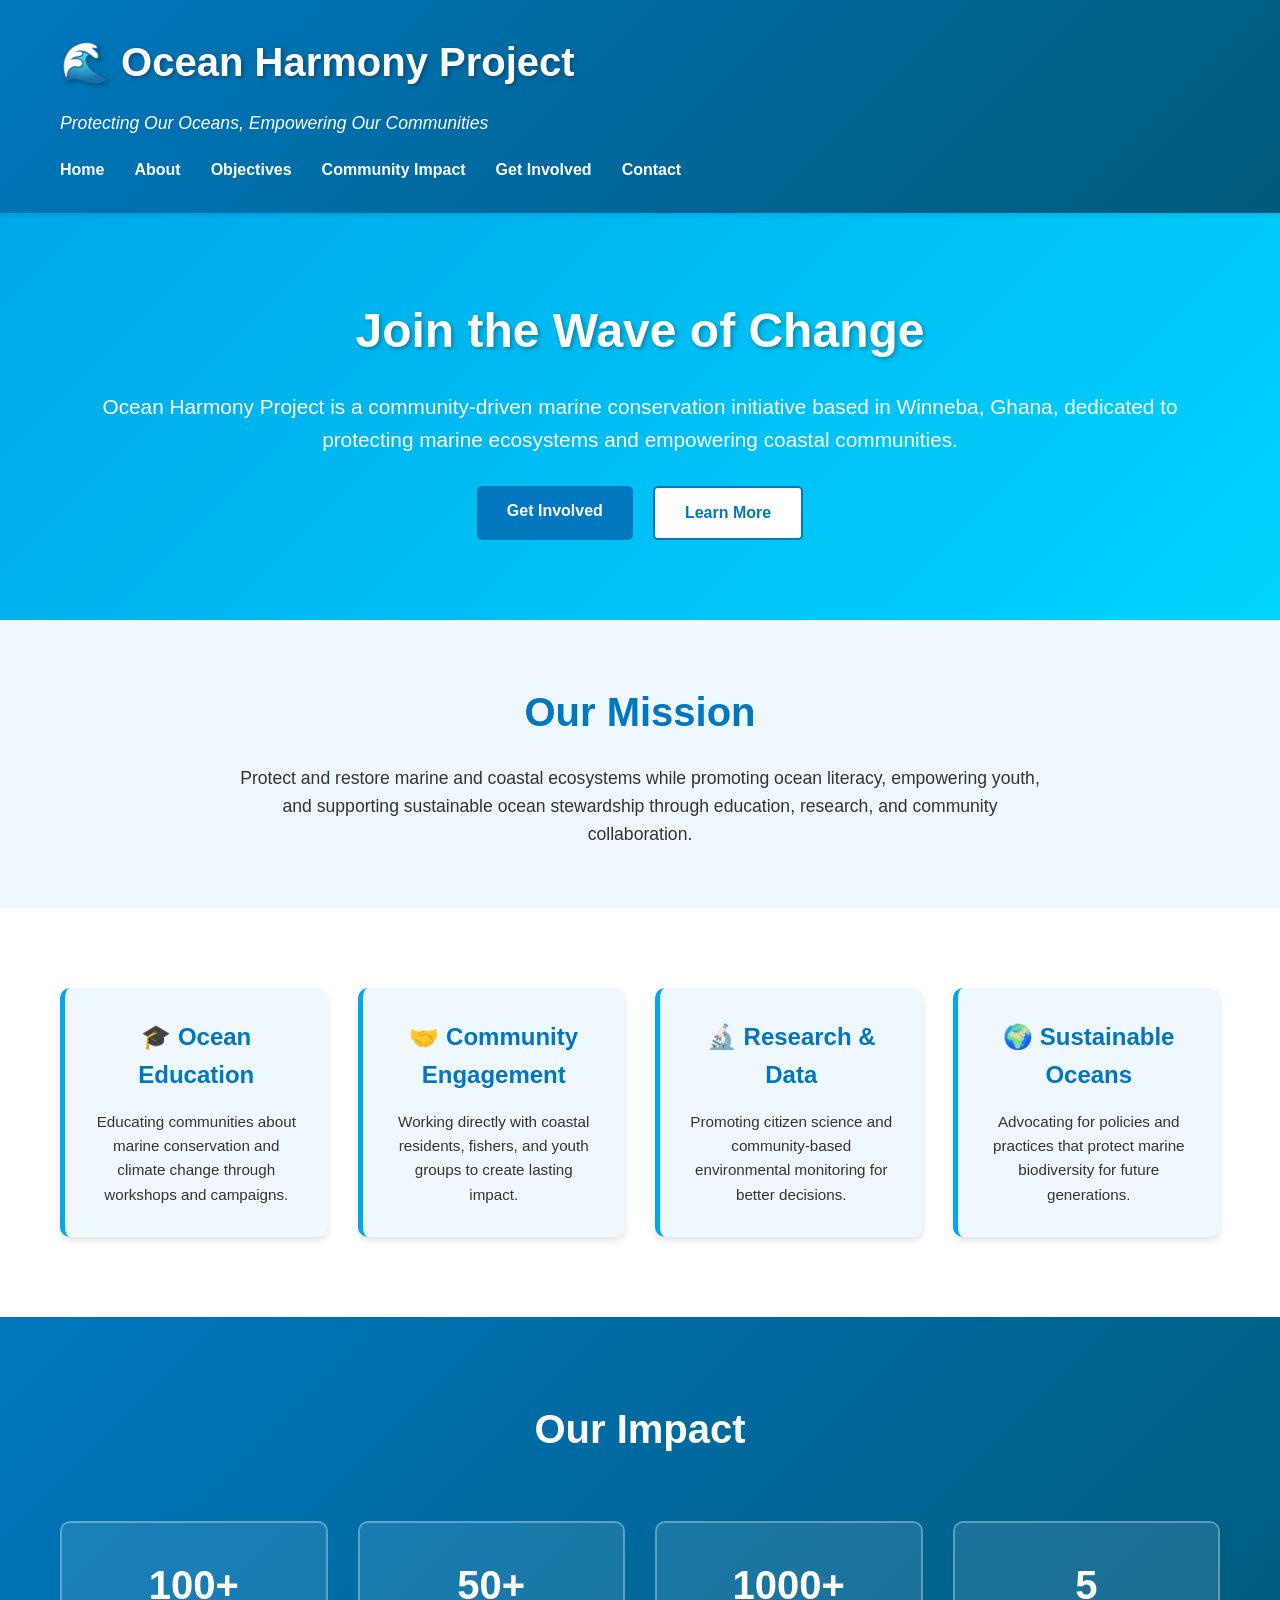
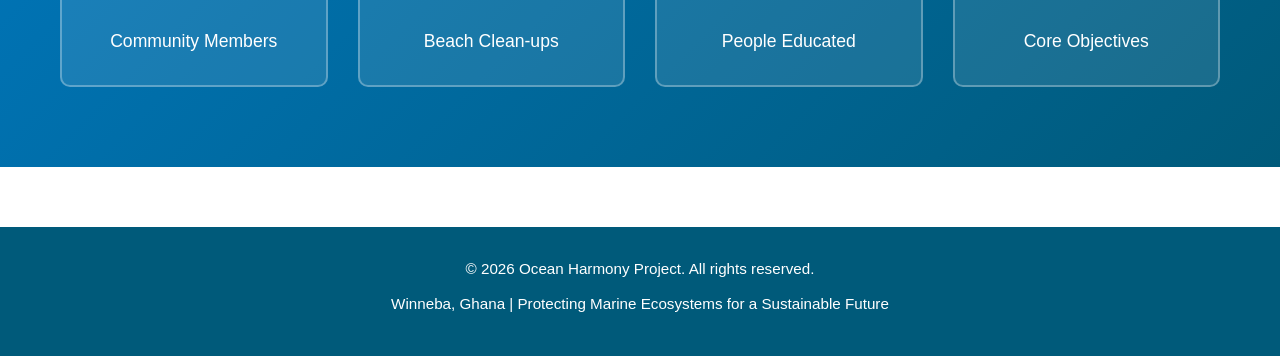
<file: index.html>
<!DOCTYPE html>
<html lang="en">
<head>
    <meta charset="UTF-8">
    <meta name="viewport" content="width=device-width, initial-scale=1.0">
    <link rel="stylesheet" href="styles.css">
    <title>Ocean Harmony Project - Home</title>
</head>
<body>
    <header>
        <div class="container">
            <h1>🌊 Ocean Harmony Project</h1>
            <p class="tagline">Protecting Our Oceans, Empowering Our Communities</p>
            <nav>
                <ul>
                    <li><a href="index.html">Home</a></li>
                    <li><a href="about.html">About</a></li>
                    <li><a href="objectives.html">Objectives</a></li>
                    <li><a href="community.html">Community Impact</a></li>
                    <li><a href="volunteer.html">Get Involved</a></li>
                    <li><a href="contact.html">Contact</a></li>
                </ul>
            </nav>
        </div>
    </header>

    <main>
        <!-- Hero Section -->
        <section class="hero">
            <div class="container">
                <h2>Join the Wave of Change</h2>
                <p>Ocean Harmony Project is a community-driven marine conservation initiative based in Winneba, Ghana, dedicated to protecting marine ecosystems and empowering coastal communities.</p>
                <div class="cta-buttons">
                    <a href="volunteer.html" class="btn btn-primary">Get Involved</a>
                    <a href="about.html" class="btn btn-secondary">Learn More</a>
                </div>
            </div>
        </section>

        <!-- Mission Section -->
        <section class="mission">
            <div class="container">
                <h2>Our Mission</h2>
                <p>Protect and restore marine and coastal ecosystems while promoting ocean literacy, empowering youth, and supporting sustainable ocean stewardship through education, research, and community collaboration.</p>
            </div>
        </section>

        <!-- Featured Sections -->
        <section class="features">
            <div class="container">
                <div class="feature-card">
                    <h3>🎓 Ocean Education</h3>
                    <p>Educating communities about marine conservation and climate change through workshops and campaigns.</p>
                </div>
                <div class="feature-card">
                    <h3>🤝 Community Engagement</h3>
                    <p>Working directly with coastal residents, fishers, and youth groups to create lasting impact.</p>
                </div>
                <div class="feature-card">
                    <h3>🔬 Research & Data</h3>
                    <p>Promoting citizen science and community-based environmental monitoring for better decisions.</p>
                </div>
                <div class="feature-card">
                    <h3>🌍 Sustainable Oceans</h3>
                    <p>Advocating for policies and practices that protect marine biodiversity for future generations.</p>
                </div>
            </div>
        </section>

        <!-- Impact Stats -->
        <section class="impact-stats">
            <div class="container">
                <h2>Our Impact</h2>
                <div class="stats-grid">
                    <div class="stat">
                        <h3>100+</h3>
                        <p>Community Members</p>
                    </div>
                    <div class="stat">
                        <h3>50+</h3>
                        <p>Beach Clean-ups</p>
                    </div>
                    <div class="stat">
                        <h3>1000+</h3>
                        <p>People Educated</p>
                    </div>
                    <div class="stat">
                        <h3>5</h3>
                        <p>Core Objectives</p>
                    </div>
                </div>
            </div>
        </section>
    </main>

    <footer>
        <div class="container">
            <p>&copy; 2026 Ocean Harmony Project. All rights reserved.</p>
            <p>Winneba, Ghana | Protecting Marine Ecosystems for a Sustainable Future</p>
        </div>
    </footer>
</body>
</html>
</file>
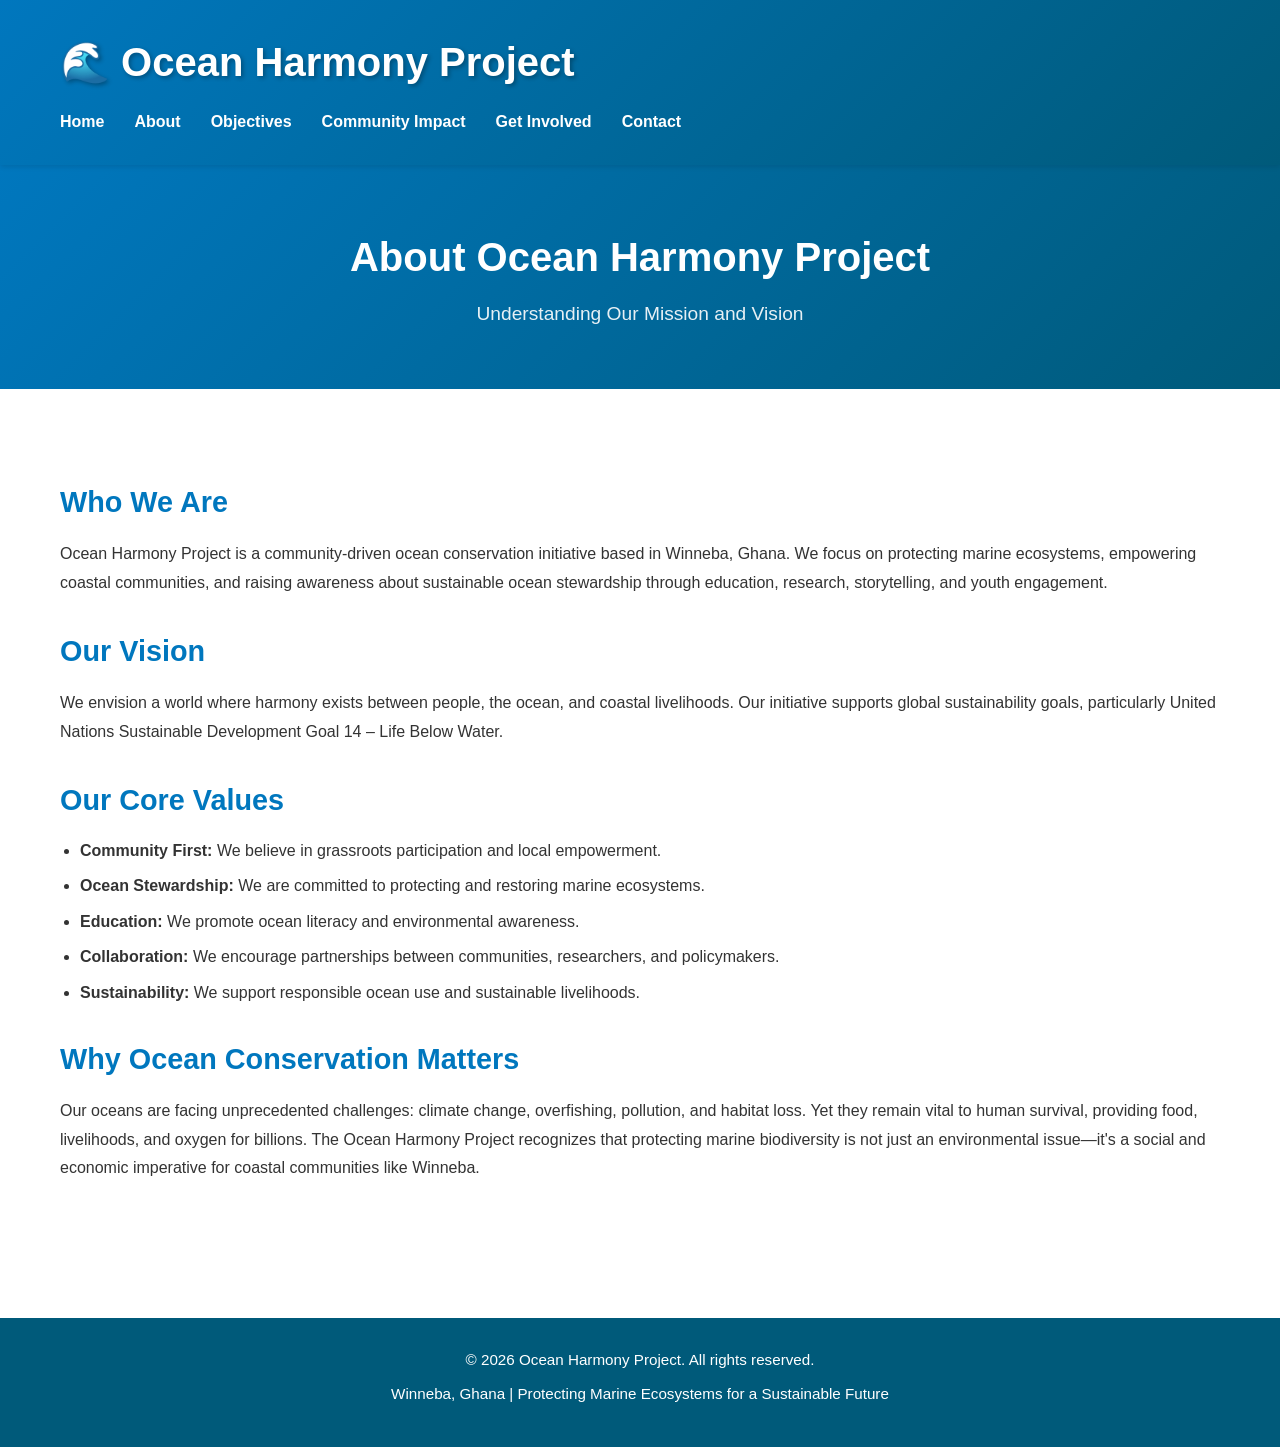
<file: about.html>
<!DOCTYPE html>
<html lang="en">
<head>
    <meta charset="UTF-8">
    <meta name="viewport" content="width=device-width, initial-scale=1.0">
    <link rel="stylesheet" href="styles.css">
    <title>About - Ocean Harmony Project</title>
</head>
<body>
    <header>
        <div class="container">
            <h1>🌊 Ocean Harmony Project</h1>
            <nav>
                <ul>
                    <li><a href="index.html">Home</a></li>
                    <li><a href="about.html">About</a></li>
                    <li><a href="objectives.html">Objectives</a></li>
                    <li><a href="community.html">Community Impact</a></li>
                    <li><a href="volunteer.html">Get Involved</a></li>
                    <li><a href="contact.html">Contact</a></li>
                </ul>
            </nav>
        </div>
    </header>

    <main>
        <section class="page-header">
            <div class="container">
                <h2>About Ocean Harmony Project</h2>
                <p>Understanding Our Mission and Vision</p>
            </div>
        </section>

        <section class="content-section">
            <div class="container">
                <h3>Who We Are</h3>
                <p>Ocean Harmony Project is a community-driven ocean conservation initiative based in Winneba, Ghana. We focus on protecting marine ecosystems, empowering coastal communities, and raising awareness about sustainable ocean stewardship through education, research, storytelling, and youth engagement.</p>

                <h3>Our Vision</h3>
                <p>We envision a world where harmony exists between people, the ocean, and coastal livelihoods. Our initiative supports global sustainability goals, particularly United Nations Sustainable Development Goal 14 – Life Below Water.</p>

                <h3>Our Core Values</h3>
                <ul>
                    <li><strong>Community First:</strong> We believe in grassroots participation and local empowerment.</li>
                    <li><strong>Ocean Stewardship:</strong> We are committed to protecting and restoring marine ecosystems.</li>
                    <li><strong>Education:</strong> We promote ocean literacy and environmental awareness.</li>
                    <li><strong>Collaboration:</strong> We encourage partnerships between communities, researchers, and policymakers.</li>
                    <li><strong>Sustainability:</strong> We support responsible ocean use and sustainable livelihoods.</li>
                </ul>

                <h3>Why Ocean Conservation Matters</h3>
                <p>Our oceans are facing unprecedented challenges: climate change, overfishing, pollution, and habitat loss. Yet they remain vital to human survival, providing food, livelihoods, and oxygen for billions. The Ocean Harmony Project recognizes that protecting marine biodiversity is not just an environmental issue—it's a social and economic imperative for coastal communities like Winneba.</p>
            </div>
        </section>
    </main>

    <footer>
        <div class="container">
            <p>&copy; 2026 Ocean Harmony Project. All rights reserved.</p>
            <p>Winneba, Ghana | Protecting Marine Ecosystems for a Sustainable Future</p>
        </div>
    </footer>
</body>
</html>
</file>
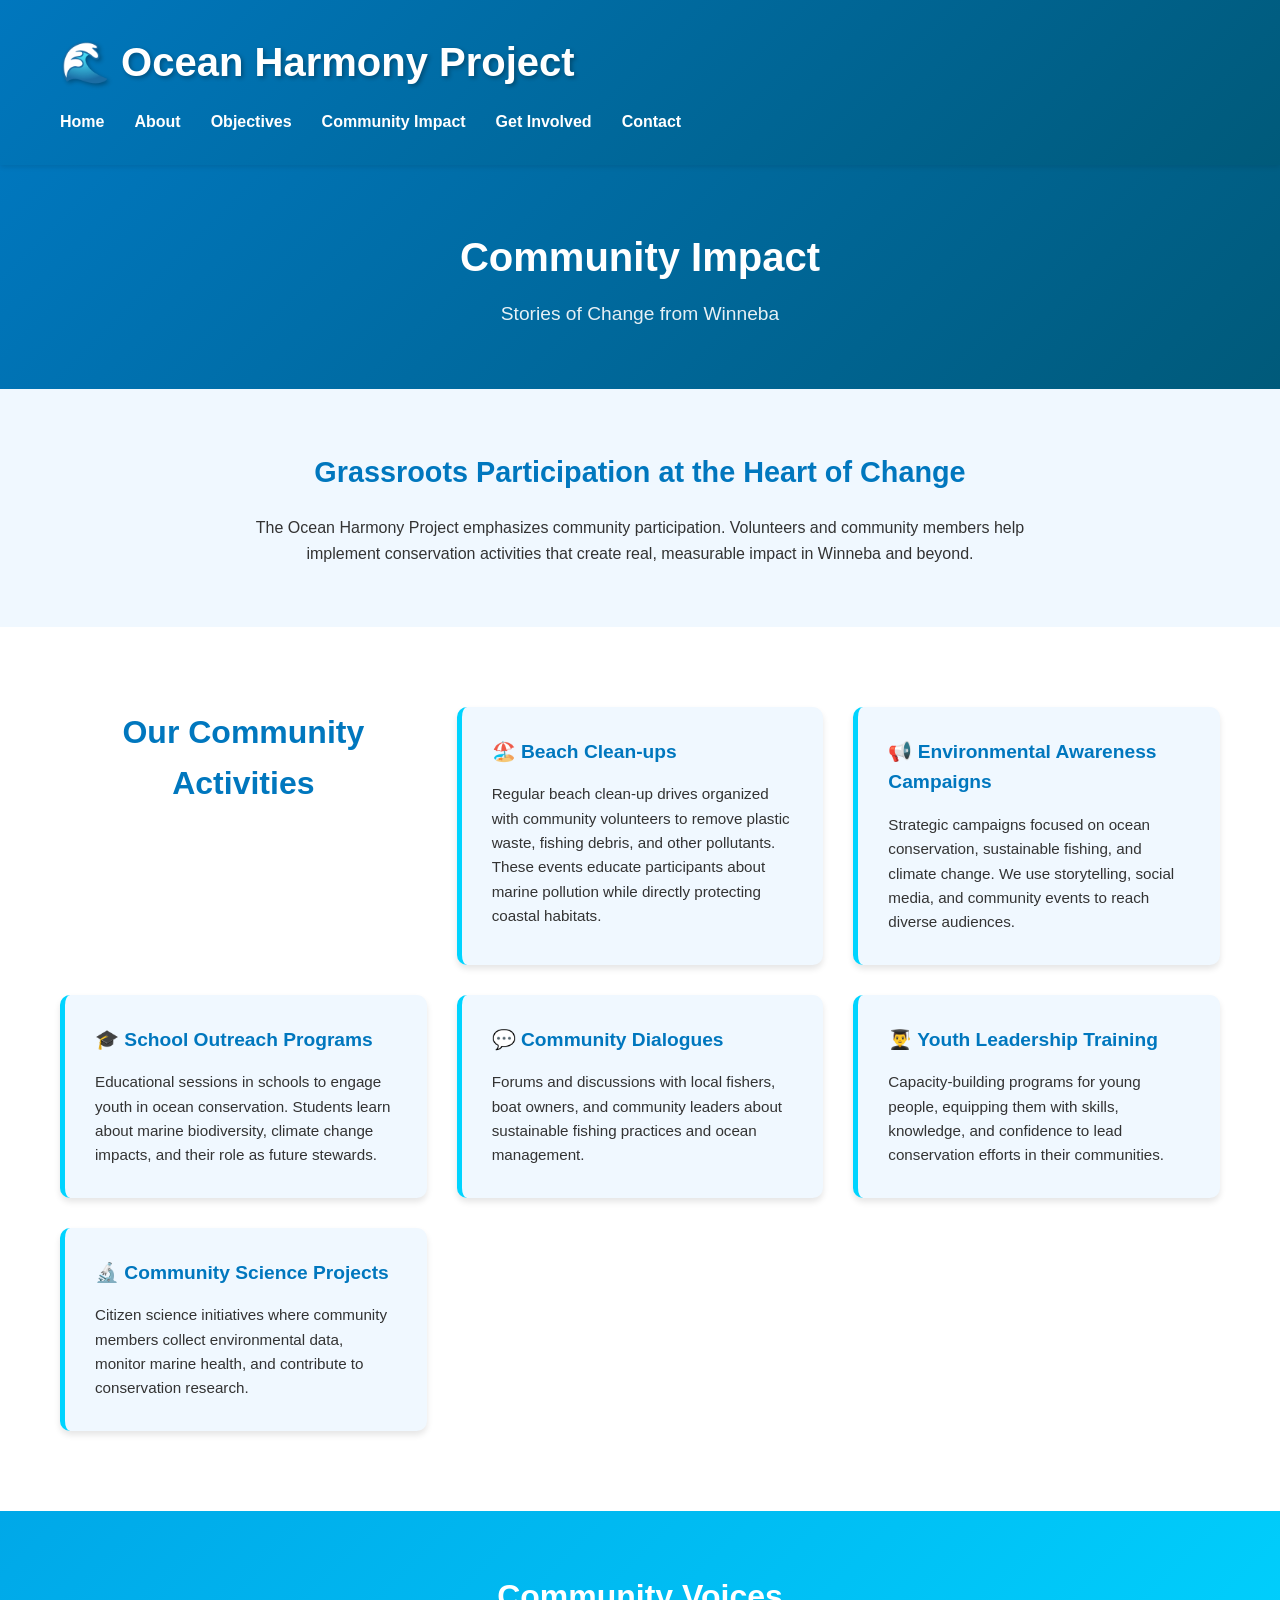
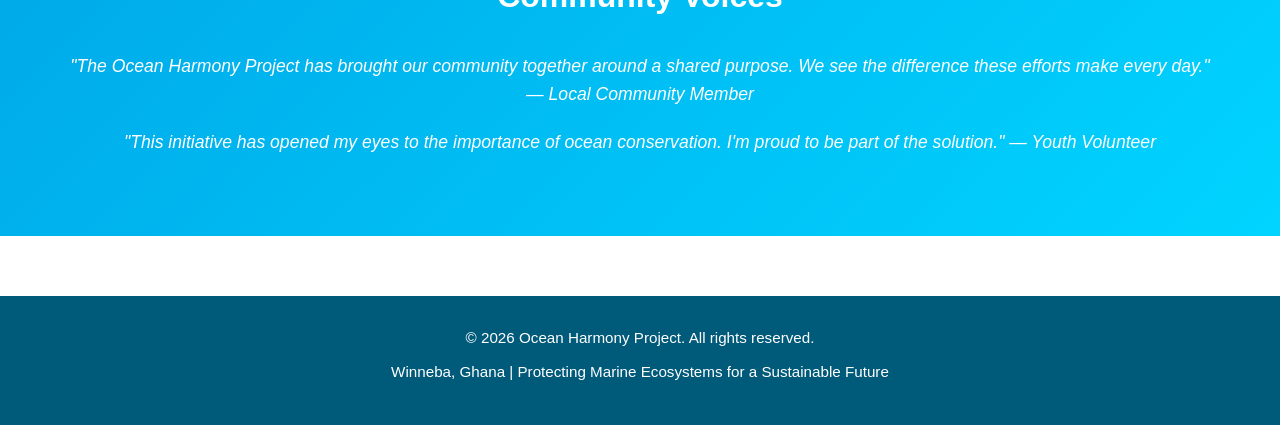
<file: community.html>
<!DOCTYPE html>
<html lang="en">
<head>
    <meta charset="UTF-8">
    <meta name="viewport" content="width=device-width, initial-scale=1.0">
    <link rel="stylesheet" href="styles.css">
    <title>Community Impact - Ocean Harmony Project</title>
</head>
<body>
    <header>
        <div class="container">
            <h1>🌊 Ocean Harmony Project</h1>
            <nav>
                <ul>
                    <li><a href="index.html">Home</a></li>
                    <li><a href="about.html">About</a></li>
                    <li><a href="objectives.html">Objectives</a></li>
                    <li><a href="community.html">Community Impact</a></li>
                    <li><a href="volunteer.html">Get Involved</a></li>
                    <li><a href="contact.html">Contact</a></li>
                </ul>
            </nav>
        </div>
    </header>

    <main>
        <section class="page-header">
            <div class="container">
                <h2>Community Impact</h2>
                <p>Stories of Change from Winneba</p>
            </div>
        </section>

        <section class="impact-overview">
            <div class="container">
                <h3>Grassroots Participation at the Heart of Change</h3>
                <p>The Ocean Harmony Project emphasizes community participation. Volunteers and community members help implement conservation activities that create real, measurable impact in Winneba and beyond.</p>
            </div>
        </section>

        <section class="activities-section">
            <div class="container">
                <h3>Our Community Activities</h3>
                
                <div class="activity-card">
                    <h4>🏖️ Beach Clean-ups</h4>
                    <p>Regular beach clean-up drives organized with community volunteers to remove plastic waste, fishing debris, and other pollutants. These events educate participants about marine pollution while directly protecting coastal habitats.</p>
                </div>

                <div class="activity-card">
                    <h4>📢 Environmental Awareness Campaigns</h4>
                    <p>Strategic campaigns focused on ocean conservation, sustainable fishing, and climate change. We use storytelling, social media, and community events to reach diverse audiences.</p>
                </div>

                <div class="activity-card">
                    <h4>🎓 School Outreach Programs</h4>
                    <p>Educational sessions in schools to engage youth in ocean conservation. Students learn about marine biodiversity, climate change impacts, and their role as future stewards.</p>
                </div>

                <div class="activity-card">
                    <h4>💬 Community Dialogues</h4>
                    <p>Forums and discussions with local fishers, boat owners, and community leaders about sustainable fishing practices and ocean management.</p>
                </div>

                <div class="activity-card">
                    <h4>👨‍🎓 Youth Leadership Training</h4>
                    <p>Capacity-building programs for young people, equipping them with skills, knowledge, and confidence to lead conservation efforts in their communities.</p>
                </div>

                <div class="activity-card">
                    <h4>🔬 Community Science Projects</h4>
                    <p>Citizen science initiatives where community members collect environmental data, monitor marine health, and contribute to conservation research.</p>
                </div>
            </div>
        </section>

        <section class="testimonials">
            <div class="container">
                <h3>Community Voices</h3>
                <p>"The Ocean Harmony Project has brought our community together around a shared purpose. We see the difference these efforts make every day." — Local Community Member</p>
                <p>"This initiative has opened my eyes to the importance of ocean conservation. I'm proud to be part of the solution." — Youth Volunteer</p>
            </div>
        </section>
    </main>

    <footer>
        <div class="container">
            <p>&copy; 2026 Ocean Harmony Project. All rights reserved.</p>
            <p>Winneba, Ghana | Protecting Marine Ecosystems for a Sustainable Future</p>
        </div>
    </footer>
</body>
</html>
</file>
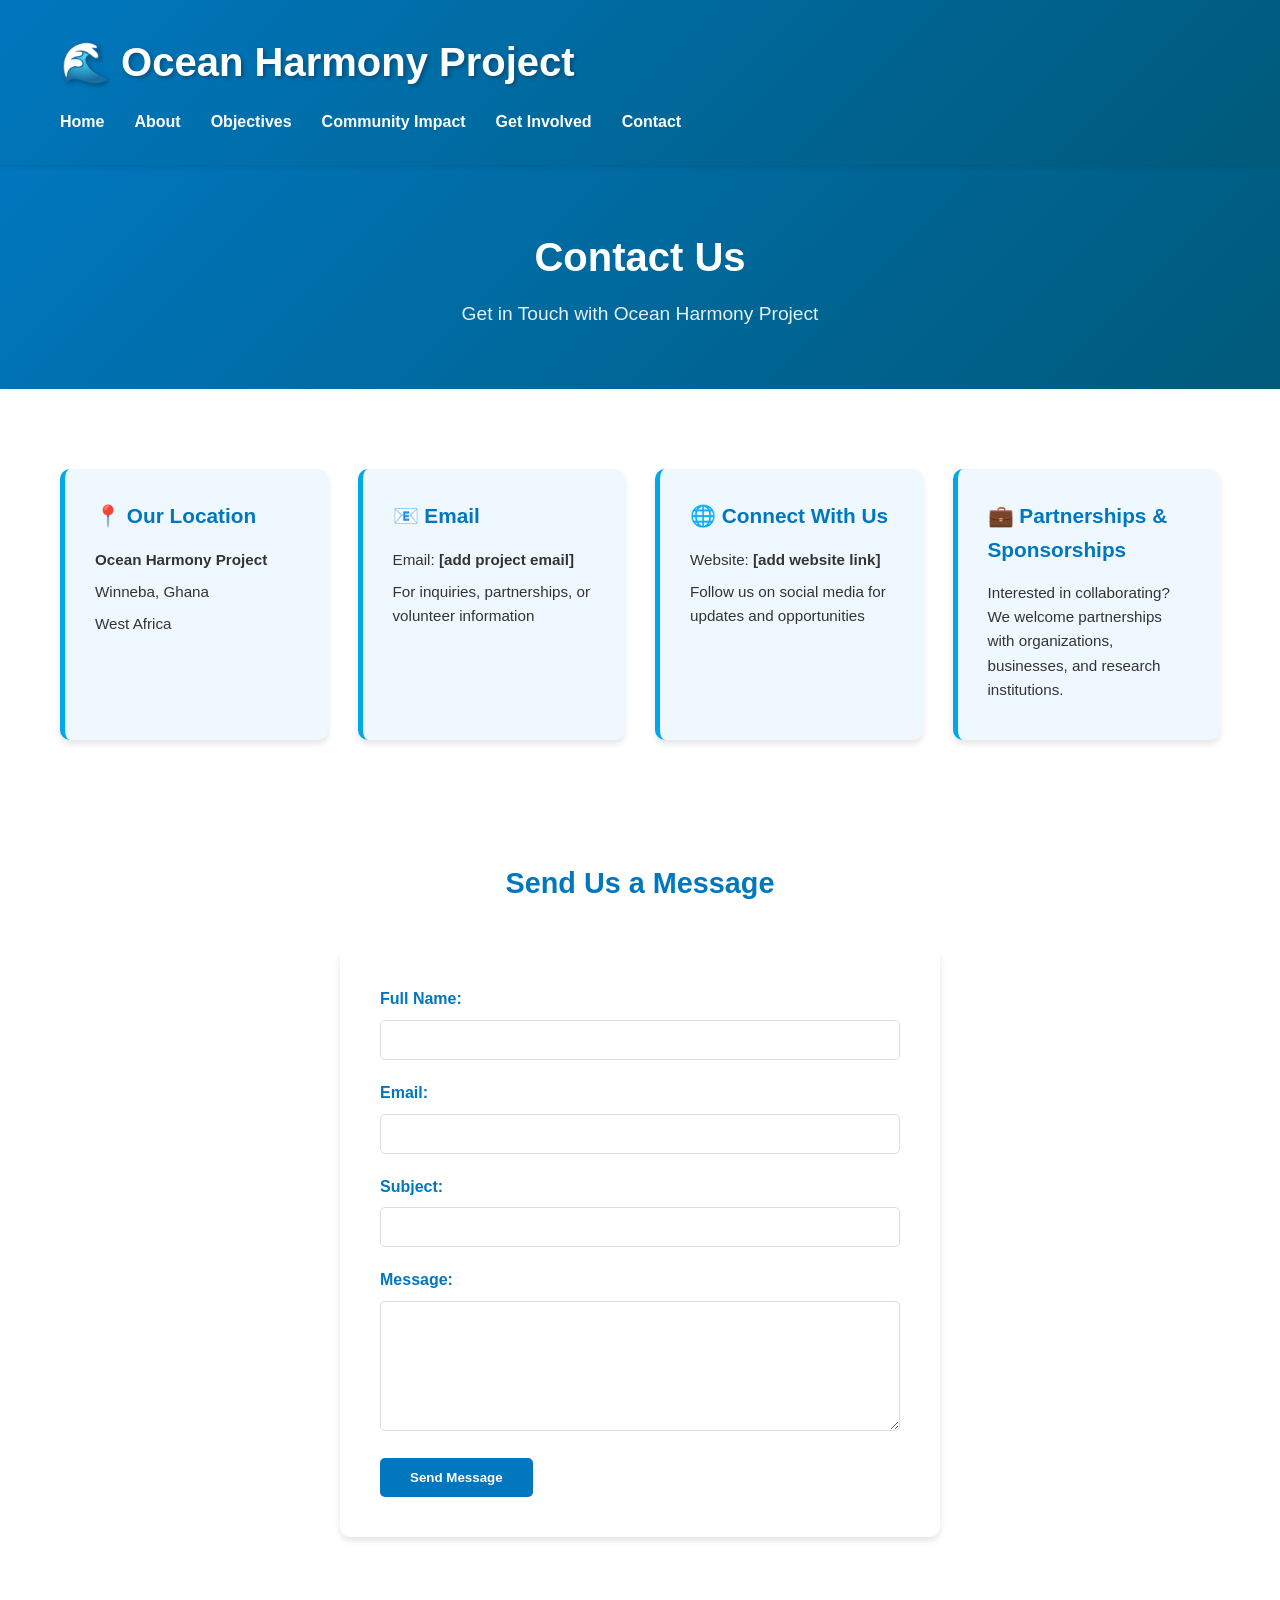
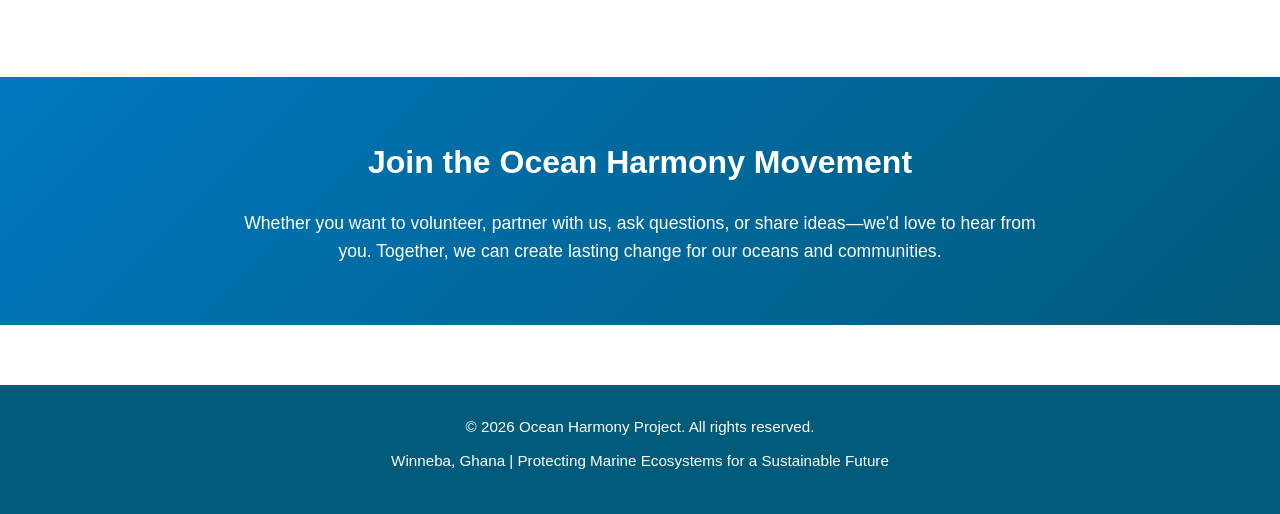
<file: contact.html>
<!DOCTYPE html>
<html lang="en">
<head>
    <meta charset="UTF-8">
    <meta name="viewport" content="width=device-width, initial-scale=1.0">
    <link rel="stylesheet" href="styles.css">
    <title>Contact - Ocean Harmony Project</title>
</head>
<body>
    <header>
        <div class="container">
            <h1>🌊 Ocean Harmony Project</h1>
            <nav>
                <ul>
                    <li><a href="index.html">Home</a></li>
                    <li><a href="about.html">About</a></li>
                    <li><a href="objectives.html">Objectives</a></li>
                    <li><a href="community.html">Community Impact</a></li>
                    <li><a href="volunteer.html">Get Involved</a></li>
                    <li><a href="contact.html">Contact</a></li>
                </ul>
            </nav>
        </div>
    </header>

    <main>
        <section class="page-header">
            <div class="container">
                <h2>Contact Us</h2>
                <p>Get in Touch with Ocean Harmony Project</p>
            </div>
        </section>

        <section class="contact-section">
            <div class="container">
                <div class="contact-info">
                    <div class="info-card">
                        <h3>📍 Our Location</h3>
                        <p><strong>Ocean Harmony Project</strong></p>
                        <p>Winneba, Ghana</p>
                        <p>West Africa</p>
                    </div>

                    <div class="info-card">
                        <h3>📧 Email</h3>
                        <p>Email: <strong>[add project email]</strong></p>
                        <p>For inquiries, partnerships, or volunteer information</p>
                    </div>

                    <div class="info-card">
                        <h3>🌐 Connect With Us</h3>
                        <p>Website: <strong>[add website link]</strong></p>
                        <p>Follow us on social media for updates and opportunities</p>
                    </div>

                    <div class="info-card">
                        <h3>💼 Partnerships & Sponsorships</h3>
                        <p>Interested in collaborating? We welcome partnerships with organizations, businesses, and research institutions.</p>
                    </div>
                </div>

                <div class="contact-form-section">
                    <h3>Send Us a Message</h3>
                    <form class="contact-form">
                        <div class="form-group">
                            <label for="contact-name">Full Name:</label>
                            <input type="text" id="contact-name" name="name" required>
                        </div>

                        <div class="form-group">
                            <label for="contact-email">Email:</label>
                            <input type="email" id="contact-email" name="email" required>
                        </div>

                        <div class="form-group">
                            <label for="contact-subject">Subject:</label>
                            <input type="text" id="contact-subject" name="subject" required>
                        </div>

                        <div class="form-group">
                            <label for="contact-message">Message:</label>
                            <textarea id="contact-message" name="message" rows="6" required></textarea>
                        </div>

                        <button type="submit" class="btn btn-primary">Send Message</button>
                    </form>
                </div>
            </div>
        </section>

        <section class="closing-message">
            <div class="container">
                <h3>Join the Ocean Harmony Movement</h3>
                <p>Whether you want to volunteer, partner with us, ask questions, or share ideas—we'd love to hear from you. Together, we can create lasting change for our oceans and communities.</p>
            </div>
        </section>
    </main>

    <footer>
        <div class="container">
            <p>&copy; 2026 Ocean Harmony Project. All rights reserved.</p>
            <p>Winneba, Ghana | Protecting Marine Ecosystems for a Sustainable Future</p>
        </div>
    </footer>
</body>
</html>
</file>
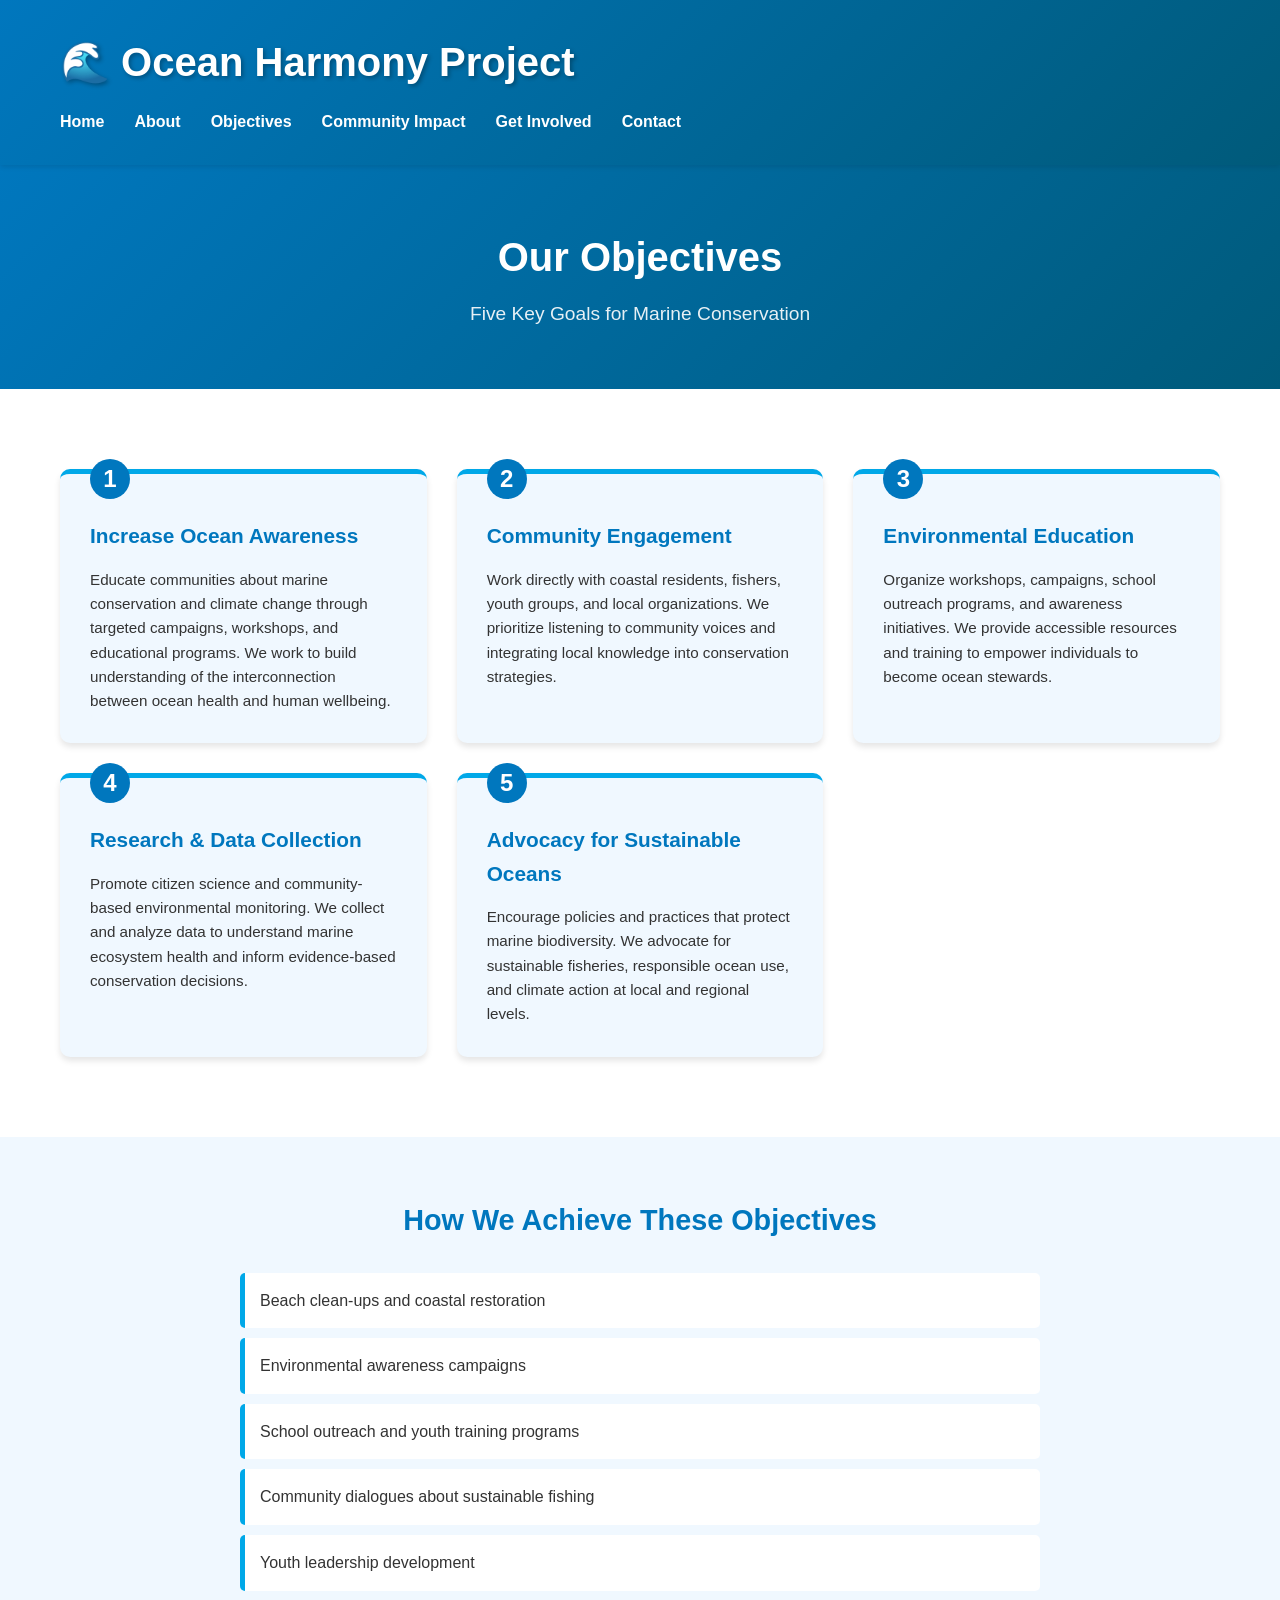
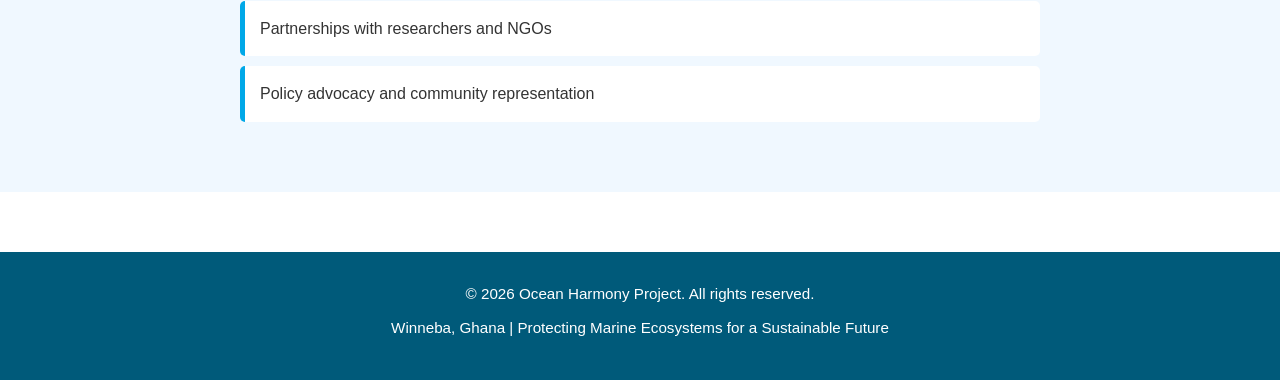
<file: objectives.html>
<!DOCTYPE html>
<html lang="en">
<head>
    <meta charset="UTF-8">
    <meta name="viewport" content="width=device-width, initial-scale=1.0">
    <link rel="stylesheet" href="styles.css">
    <title>Objectives - Ocean Harmony Project</title>
</head>
<body>
    <header>
        <div class="container">
            <h1>🌊 Ocean Harmony Project</h1>
            <nav>
                <ul>
                    <li><a href="index.html">Home</a></li>
                    <li><a href="about.html">About</a></li>
                    <li><a href="objectives.html">Objectives</a></li>
                    <li><a href="community.html">Community Impact</a></li>
                    <li><a href="volunteer.html">Get Involved</a></li>
                    <li><a href="contact.html">Contact</a></li>
                </ul>
            </nav>
        </div>
    </header>

    <main>
        <section class="page-header">
            <div class="container">
                <h2>Our Objectives</h2>
                <p>Five Key Goals for Marine Conservation</p>
            </div>
        </section>

        <section class="objectives-section">
            <div class="container">
                <div class="objective-card">
                    <div class="objective-number">1</div>
                    <h3>Increase Ocean Awareness</h3>
                    <p>Educate communities about marine conservation and climate change through targeted campaigns, workshops, and educational programs. We work to build understanding of the interconnection between ocean health and human wellbeing.</p>
                </div>

                <div class="objective-card">
                    <div class="objective-number">2</div>
                    <h3>Community Engagement</h3>
                    <p>Work directly with coastal residents, fishers, youth groups, and local organizations. We prioritize listening to community voices and integrating local knowledge into conservation strategies.</p>
                </div>

                <div class="objective-card">
                    <div class="objective-number">3</div>
                    <h3>Environmental Education</h3>
                    <p>Organize workshops, campaigns, school outreach programs, and awareness initiatives. We provide accessible resources and training to empower individuals to become ocean stewards.</p>
                </div>

                <div class="objective-card">
                    <div class="objective-number">4</div>
                    <h3>Research & Data Collection</h3>
                    <p>Promote citizen science and community-based environmental monitoring. We collect and analyze data to understand marine ecosystem health and inform evidence-based conservation decisions.</p>
                </div>

                <div class="objective-card">
                    <div class="objective-number">5</div>
                    <h3>Advocacy for Sustainable Oceans</h3>
                    <p>Encourage policies and practices that protect marine biodiversity. We advocate for sustainable fisheries, responsible ocean use, and climate action at local and regional levels.</p>
                </div>
            </div>
        </section>

        <section class="how-we-work">
            <div class="container">
                <h3>How We Achieve These Objectives</h3>
                <ul>
                    <li>Beach clean-ups and coastal restoration</li>
                    <li>Environmental awareness campaigns</li>
                    <li>School outreach and youth training programs</li>
                    <li>Community dialogues about sustainable fishing</li>
                    <li>Youth leadership development</li>
                    <li>Partnerships with researchers and NGOs</li>
                    <li>Policy advocacy and community representation</li>
                </ul>
            </div>
        </section>
    </main>

    <footer>
        <div class="container">
            <p>&copy; 2026 Ocean Harmony Project. All rights reserved.</p>
            <p>Winneba, Ghana | Protecting Marine Ecosystems for a Sustainable Future</p>
        </div>
    </footer>
</body>
</html>
</file>
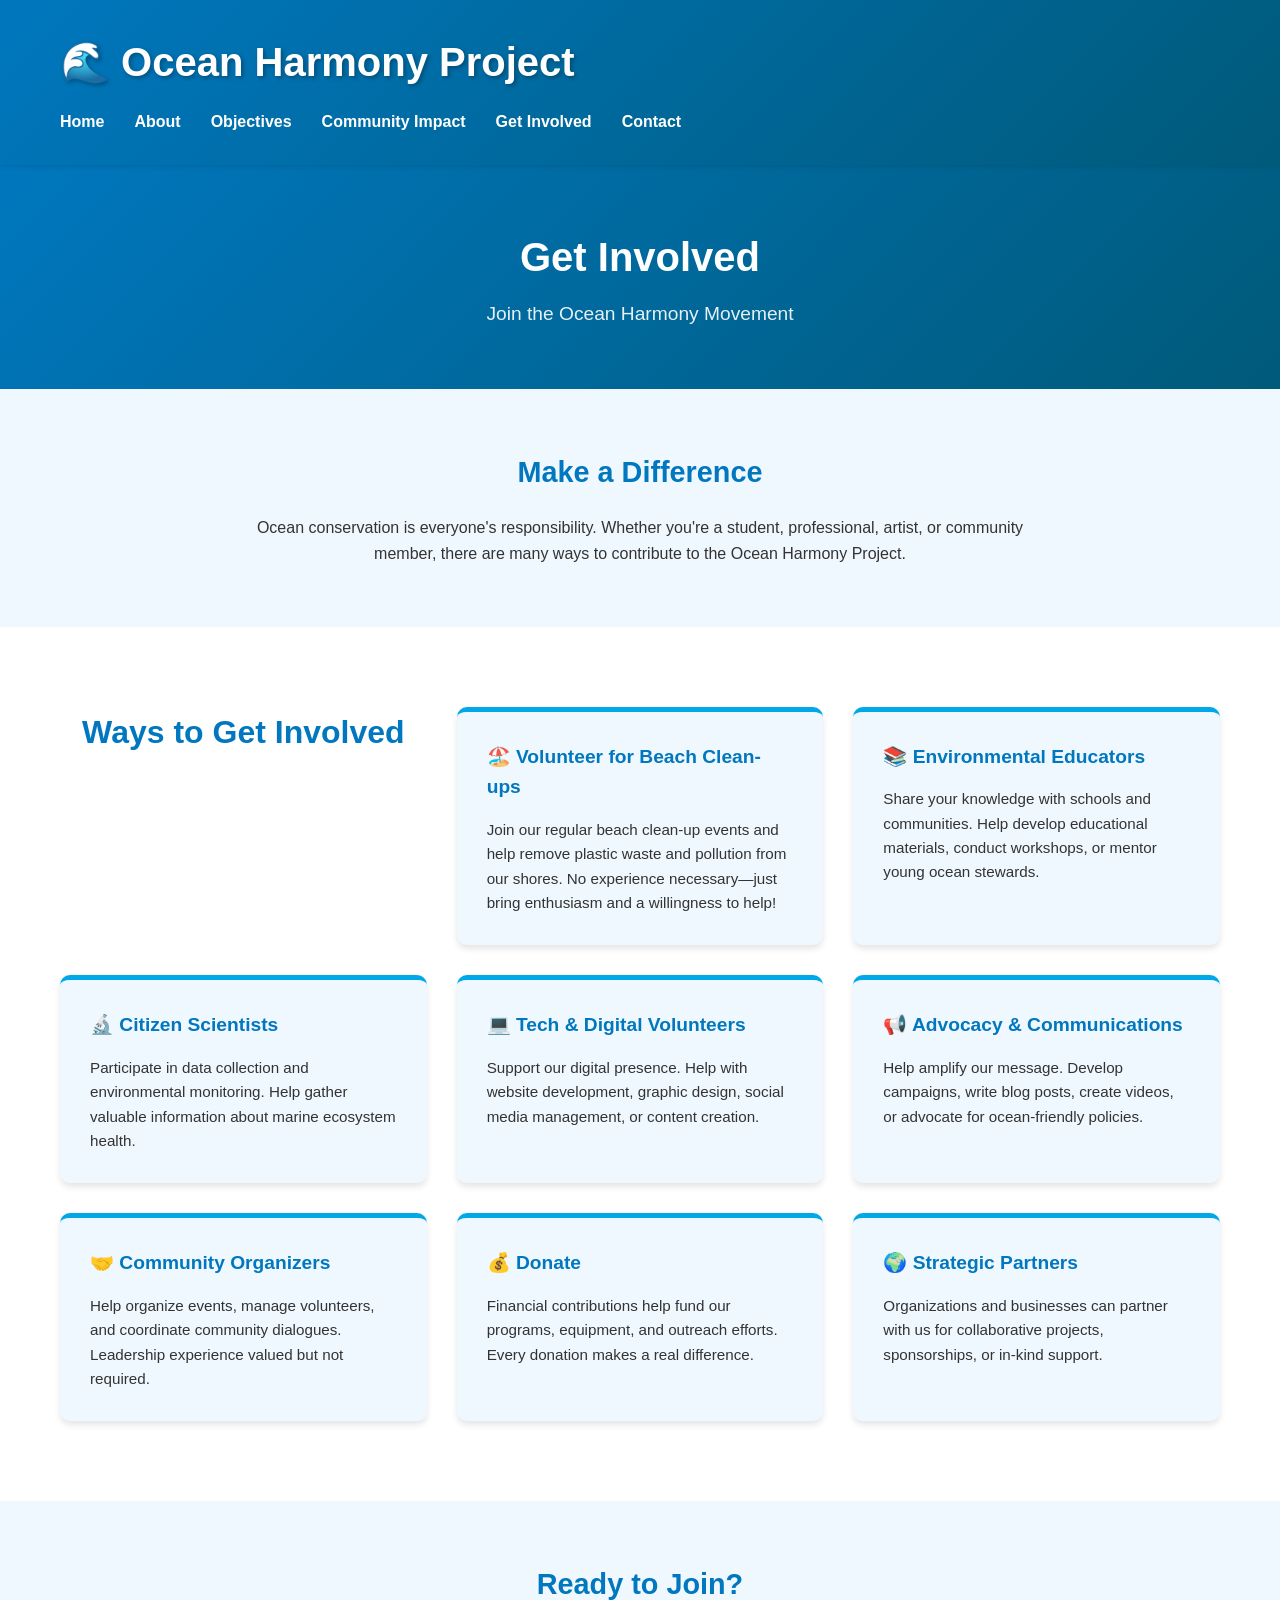
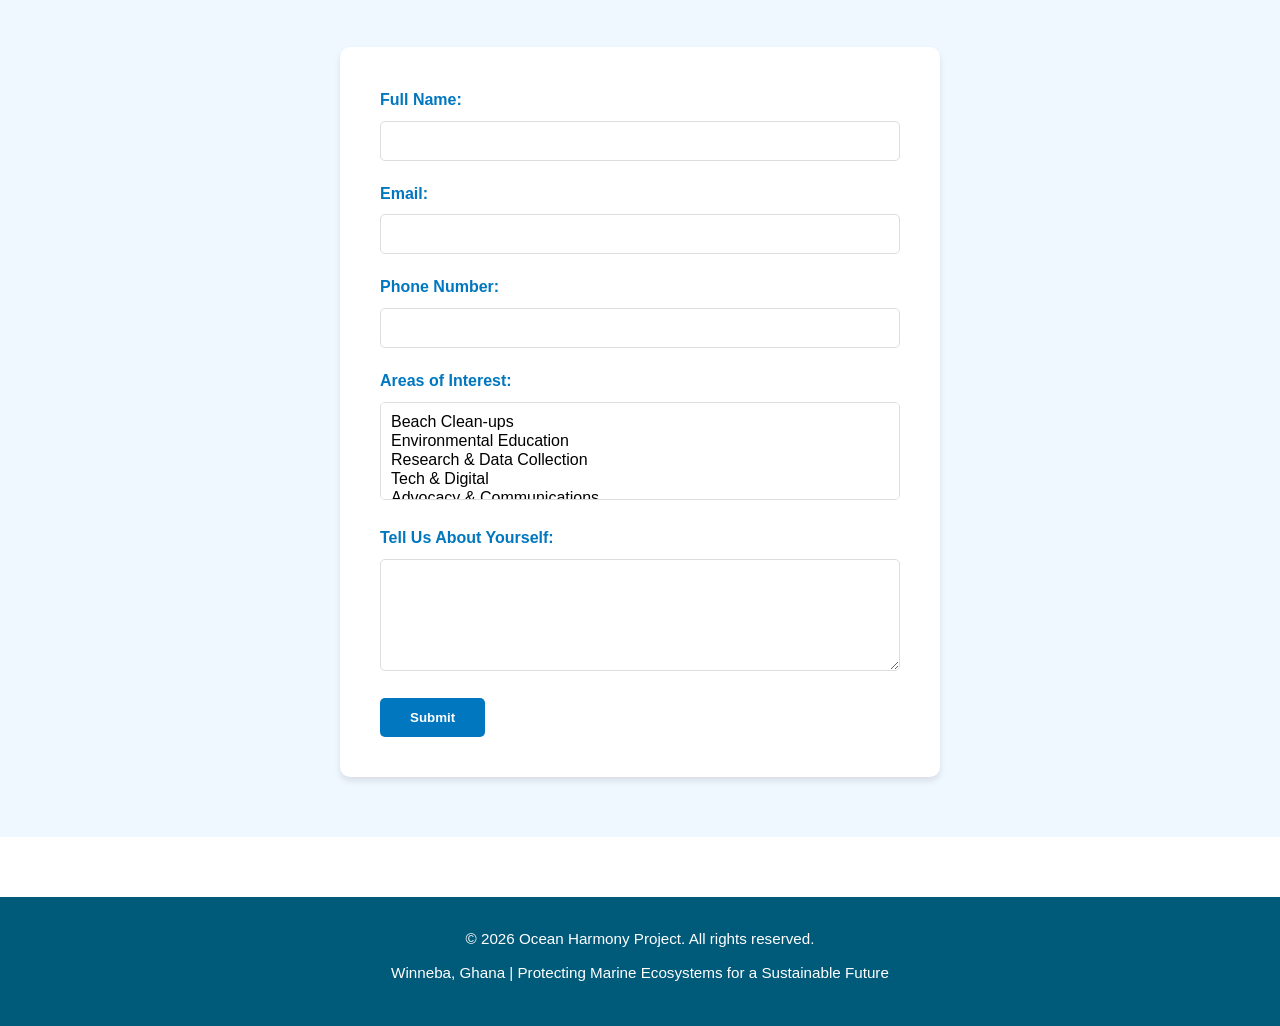
<file: volunteer.html>
<!DOCTYPE html>
<html lang="en">
<head>
    <meta charset="UTF-8">
    <meta name="viewport" content="width=device-width, initial-scale=1.0">
    <link rel="stylesheet" href="styles.css">
    <title>Get Involved - Ocean Harmony Project</title>
</head>
<body>
    <header>
        <div class="container">
            <h1>🌊 Ocean Harmony Project</h1>
            <nav>
                <ul>
                    <li><a href="index.html">Home</a></li>
                    <li><a href="about.html">About</a></li>
                    <li><a href="objectives.html">Objectives</a></li>
                    <li><a href="community.html">Community Impact</a></li>
                    <li><a href="volunteer.html">Get Involved</a></li>
                    <li><a href="contact.html">Contact</a></li>
                </ul>
            </nav>
        </div>
    </header>

    <main>
        <section class="page-header">
            <div class="container">
                <h2>Get Involved</h2>
                <p>Join the Ocean Harmony Movement</p>
            </div>
        </section>

        <section class="involvement-intro">
            <div class="container">
                <h3>Make a Difference</h3>
                <p>Ocean conservation is everyone's responsibility. Whether you're a student, professional, artist, or community member, there are many ways to contribute to the Ocean Harmony Project.</p>
            </div>
        </section>

        <section class="opportunities">
            <div class="container">
                <h3>Ways to Get Involved</h3>

                <div class="opportunity-card">
                    <h4>🏖️ Volunteer for Beach Clean-ups</h4>
                    <p>Join our regular beach clean-up events and help remove plastic waste and pollution from our shores. No experience necessary—just bring enthusiasm and a willingness to help!</p>
                </div>

                <div class="opportunity-card">
                    <h4>📚 Environmental Educators</h4>
                    <p>Share your knowledge with schools and communities. Help develop educational materials, conduct workshops, or mentor young ocean stewards.</p>
                </div>

                <div class="opportunity-card">
                    <h4>🔬 Citizen Scientists</h4>
                    <p>Participate in data collection and environmental monitoring. Help gather valuable information about marine ecosystem health.</p>
                </div>

                <div class="opportunity-card">
                    <h4>💻 Tech & Digital Volunteers</h4>
                    <p>Support our digital presence. Help with website development, graphic design, social media management, or content creation.</p>
                </div>

                <div class="opportunity-card">
                    <h4>📢 Advocacy & Communications</h4>
                    <p>Help amplify our message. Develop campaigns, write blog posts, create videos, or advocate for ocean-friendly policies.</p>
                </div>

                <div class="opportunity-card">
                    <h4>🤝 Community Organizers</h4>
                    <p>Help organize events, manage volunteers, and coordinate community dialogues. Leadership experience valued but not required.</p>
                </div>

                <div class="opportunity-card">
                    <h4>💰 Donate</h4>
                    <p>Financial contributions help fund our programs, equipment, and outreach efforts. Every donation makes a real difference.</p>
                </div>

                <div class="opportunity-card">
                    <h4>🌍 Strategic Partners</h4>
                    <p>Organizations and businesses can partner with us for collaborative projects, sponsorships, or in-kind support.</p>
                </div>
            </div>
        </section>

        <section class="volunteer-form-section">
            <div class="container">
                <h3>Ready to Join?</h3>
                <form class="volunteer-form">
                    <div class="form-group">
                        <label for="name">Full Name:</label>
                        <input type="text" id="name" name="name" required>
                    </div>

                    <div class="form-group">
                        <label for="email">Email:</label>
                        <input type="email" id="email" name="email" required>
                    </div>

                    <div class="form-group">
                        <label for="phone">Phone Number:</label>
                        <input type="tel" id="phone" name="phone">
                    </div>

                    <div class="form-group">
                        <label for="interests">Areas of Interest:</label>
                        <select id="interests" name="interests" multiple>
                            <option value="beach-cleanup">Beach Clean-ups</option>
                            <option value="education">Environmental Education</option>
                            <option value="research">Research & Data Collection</option>
                            <option value="tech">Tech & Digital</option>
                            <option value="advocacy">Advocacy & Communications</option>
                            <option value="organizing">Community Organizing</option>
                            <option value="partnership">Strategic Partnership</option>
                        </select>
                    </div>

                    <div class="form-group">
                        <label for="message">Tell Us About Yourself:</label>
                        <textarea id="message" name="message" rows="5"></textarea>
                    </div>

                    <button type="submit" class="btn btn-primary">Submit</button>
                </form>
            </div>
        </section>
    </main>

    <footer>
        <div class="container">
            <p>&copy; 2026 Ocean Harmony Project. All rights reserved.</p>
            <p>Winneba, Ghana | Protecting Marine Ecosystems for a Sustainable Future</p>
        </div>
    </footer>
</body>
</html>
</file>
<file: styles.css>
/* ===================================
   Ocean Harmony Project - Stylesheet
   =================================== */

* {
    margin: 0;
    padding: 0;
    box-sizing: border-box;
}

/* Global Styles */
:root {
    --primary-color: #0077be;      /* Ocean Blue */
    --secondary-color: #00a8e8;    /* Sky Blue */
    --accent-color: #00d4ff;       /* Cyan */
    --dark-color: #005a7a;         /* Deep Ocean */
    --light-color: #f0f8ff;        /* Alice Blue */
    --text-color: #333333;
    --border-color: #ddd;
}

body {
    font-family: 'Arial', sans-serif;
    line-height: 1.6;
    color: var(--text-color);
    background-color: #fff;
}

.container {
    max-width: 1200px;
    margin: 0 auto;
    padding: 0 20px;
}

/* Header & Navigation */
header {
    background: linear-gradient(135deg, var(--primary-color), var(--dark-color));
    color: white;
    padding: 30px 0;
    box-shadow: 0 2px 5px rgba(0, 0, 0, 0.1);
    position: sticky;
    top: 0;
    z-index: 100;
}

header h1 {
    font-size: 2.5em;
    margin-bottom: 15px;
    text-shadow: 2px 2px 4px rgba(0, 0, 0, 0.3);
}

.tagline {
    font-size: 1.1em;
    margin-bottom: 20px;
    font-style: italic;
}

nav ul {
    list-style: none;
    display: flex;
    flex-wrap: wrap;
    gap: 30px;
}

nav a {
    color: white;
    text-decoration: none;
    font-weight: bold;
    transition: color 0.3s ease;
    border-bottom: 2px solid transparent;
    padding-bottom: 5px;
}

nav a:hover {
    color: var(--accent-color);
    border-bottom-color: var(--accent-color);
}

/* Main Content */
main {
    min-height: 60vh;
}

/* Hero Section */
.hero {
    background: linear-gradient(135deg, var(--secondary-color), var(--accent-color));
    color: white;
    padding: 80px 0;
    text-align: center;
}

.hero h2 {
    font-size: 3em;
    margin-bottom: 20px;
    text-shadow: 2px 2px 4px rgba(0, 0, 0, 0.3);
}

.hero p {
    font-size: 1.3em;
    margin-bottom: 30px;
}

/* Buttons */
.cta-buttons {
    display: flex;
    gap: 20px;
    justify-content: center;
    flex-wrap: wrap;
}

.btn {
    padding: 12px 30px;
    border-radius: 5px;
    text-decoration: none;
    font-weight: bold;
    cursor: pointer;
    border: none;
    transition: all 0.3s ease;
    display: inline-block;
}

.btn-primary {
    background-color: var(--primary-color);
    color: white;
}

.btn-primary:hover {
    background-color: var(--dark-color);
    transform: scale(1.05);
}

.btn-secondary {
    background-color: white;
    color: var(--primary-color);
    border: 2px solid var(--primary-color);
}

.btn-secondary:hover {
    background-color: var(--primary-color);
    color: white;
}

/* Mission Section */
.mission {
    background-color: var(--light-color);
    padding: 60px 0;
    text-align: center;
}

.mission h2 {
    font-size: 2.5em;
    margin-bottom: 20px;
    color: var(--primary-color);
}

.mission p {
    font-size: 1.1em;
    max-width: 800px;
    margin: 0 auto;
    color: var(--text-color);
}

/* Features Section */
.features {
    padding: 80px 0;
    background-color: white;
}

.features h2 {
    text-align: center;
    font-size: 2.5em;
    margin-bottom: 60px;
    color: var(--primary-color);
}

.features .container {
    display: grid;
    grid-template-columns: repeat(auto-fit, minmax(250px, 1fr));
    gap: 30px;
}

.feature-card {
    background-color: var(--light-color);
    padding: 30px;
    border-radius: 10px;
    box-shadow: 0 4px 6px rgba(0, 0, 0, 0.1);
    text-align: center;
    transition: transform 0.3s ease;
    border-left: 5px solid var(--secondary-color);
}

.feature-card:hover {
    transform: translateY(-10px);
    box-shadow: 0 6px 12px rgba(0, 0, 0, 0.2);
}

.feature-card h3 {
    font-size: 1.5em;
    margin-bottom: 15px;
    color: var(--primary-color);
}

.feature-card p {
    font-size: 0.95em;
    color: var(--text-color);
}

/* Impact Stats */
.impact-stats {
    background: linear-gradient(135deg, var(--primary-color), var(--dark-color));
    color: white;
    padding: 80px 0;
    text-align: center;
}

.impact-stats h2 {
    font-size: 2.5em;
    margin-bottom: 60px;
}

.stats-grid {
    display: grid;
    grid-template-columns: repeat(auto-fit, minmax(200px, 1fr));
    gap: 30px;
}

.stat {
    padding: 30px;
    background-color: rgba(255, 255, 255, 0.1);
    border-radius: 10px;
    border: 2px solid rgba(255, 255, 255, 0.3);
}

.stat h3 {
    font-size: 2.5em;
    margin-bottom: 10px;
}

.stat p {
    font-size: 1.1em;
}

/* Page Header */
.page-header {
    background: linear-gradient(135deg, var(--primary-color), var(--dark-color));
    color: white;
    padding: 60px 0;
    text-align: center;
}

.page-header h2 {
    font-size: 2.5em;
    margin-bottom: 10px;
}

.page-header p {
    font-size: 1.2em;
    opacity: 0.9;
}

/* Content Section */
.content-section {
    padding: 60px 0;
    background-color: white;
}

.content-section h3 {
    color: var(--primary-color);
    font-size: 1.8em;
    margin-top: 30px;
    margin-bottom: 15px;
}

.content-section p {
    font-size: 1em;
    line-height: 1.8;
    margin-bottom: 15px;
}

.content-section ul {
    margin-left: 20px;
    margin-bottom: 20px;
}

.content-section li {
    margin-bottom: 10px;
    font-size: 1em;
}

/* Objectives Section */
.objectives-section {
    padding: 80px 0;
    background-color: white;
}

.objectives-section .container {
    display: grid;
    grid-template-columns: repeat(auto-fit, minmax(300px, 1fr));
    gap: 30px;
}

.objective-card {
    background-color: var(--light-color);
    padding: 30px;
    border-radius: 10px;
    box-shadow: 0 4px 6px rgba(0, 0, 0, 0.1);
    border-top: 5px solid var(--secondary-color);
    position: relative;
}

.objective-number {
    position: absolute;
    top: -15px;
    left: 30px;
    width: 40px;
    height: 40px;
    background-color: var(--primary-color);
    color: white;
    border-radius: 50%;
    display: flex;
    align-items: center;
    justify-content: center;
    font-size: 1.5em;
    font-weight: bold;
}

.objective-card h3 {
    color: var(--primary-color);
    font-size: 1.3em;
    margin-bottom: 15px;
    margin-top: 15px;
}

.objective-card p {
    font-size: 0.95em;
    color: var(--text-color);
}

/* How We Work Section */
.how-we-work {
    background-color: var(--light-color);
    padding: 60px 0;
}

.how-we-work h3 {
    color: var(--primary-color);
    font-size: 1.8em;
    margin-bottom: 30px;
    text-align: center;
}

.how-we-work ul {
    list-style: none;
    max-width: 800px;
    margin: 0 auto;
}

.how-we-work li {
    padding: 15px;
    margin-bottom: 10px;
    background-color: white;
    border-left: 5px solid var(--secondary-color);
    border-radius: 5px;
}

/* Impact Overview */
.impact-overview {
    background-color: var(--light-color);
    padding: 60px 0;
    text-align: center;
}

.impact-overview h3 {
    color: var(--primary-color);
    font-size: 1.8em;
    margin-bottom: 20px;
}

.impact-overview p {
    font-size: 1em;
    max-width: 800px;
    margin: 0 auto;
}

/* Activities Section */
.activities-section {
    padding: 80px 0;
    background-color: white;
}

.activities-section h3 {
    color: var(--primary-color);
    font-size: 2em;
    text-align: center;
    margin-bottom: 60px;
}

.activities-section .container {
    display: grid;
    grid-template-columns: repeat(auto-fit, minmax(280px, 1fr));
    gap: 30px;
}

.activity-card {
    background-color: var(--light-color);
    padding: 30px;
    border-radius: 10px;
    box-shadow: 0 4px 6px rgba(0, 0, 0, 0.1);
    border-left: 5px solid var(--accent-color);
}

.activity-card h4 {
    color: var(--primary-color);
    font-size: 1.2em;
    margin-bottom: 15px;
}

.activity-card p {
    font-size: 0.95em;
    color: var(--text-color);
}

/* Testimonials */
.testimonials {
    background: linear-gradient(135deg, var(--secondary-color), var(--accent-color));
    color: white;
    padding: 60px 0;
    text-align: center;
}

.testimonials h3 {
    font-size: 2em;
    margin-bottom: 30px;
}

.testimonials p {
    font-size: 1.1em;
    margin-bottom: 20px;
    font-style: italic;
}

/* Involvement Section */
.involvement-intro {
    background-color: var(--light-color);
    padding: 60px 0;
    text-align: center;
}

.involvement-intro h3 {
    color: var(--primary-color);
    font-size: 1.8em;
    margin-bottom: 20px;
}

.involvement-intro p {
    font-size: 1em;
    max-width: 800px;
    margin: 0 auto;
}

/* Opportunities Section */
.opportunities {
    padding: 80px 0;
    background-color: white;
}

.opportunities h3 {
    color: var(--primary-color);
    font-size: 2em;
    text-align: center;
    margin-bottom: 60px;
}

.opportunities .container {
    display: grid;
    grid-template-columns: repeat(auto-fit, minmax(280px, 1fr));
    gap: 30px;
}

.opportunity-card {
    background-color: var(--light-color);
    padding: 30px;
    border-radius: 10px;
    box-shadow: 0 4px 6px rgba(0, 0, 0, 0.1);
    border-top: 5px solid var(--secondary-color);
}

.opportunity-card h4 {
    color: var(--primary-color);
    font-size: 1.2em;
    margin-bottom: 15px;
}

.opportunity-card p {
    font-size: 0.95em;
    color: var(--text-color);
}

/* Forms */
.volunteer-form-section,
.contact-form-section {
    padding: 60px 0;
    background-color: var(--light-color);
}

.volunteer-form-section h3,
.contact-form-section h3 {
    color: var(--primary-color);
    font-size: 1.8em;
    text-align: center;
    margin-bottom: 40px;
}

.volunteer-form,
.contact-form {
    max-width: 600px;
    margin: 0 auto;
    background-color: white;
    padding: 40px;
    border-radius: 10px;
    box-shadow: 0 4px 6px rgba(0, 0, 0, 0.1);
}

.form-group {
    margin-bottom: 20px;
}

.form-group label {
    display: block;
    margin-bottom: 8px;
    color: var(--primary-color);
    font-weight: bold;
}

.form-group input,
.form-group select,
.form-group textarea {
    width: 100%;
    padding: 10px;
    border: 1px solid var(--border-color);
    border-radius: 5px;
    font-family: Arial, sans-serif;
    font-size: 1em;
}

.form-group input:focus,
.form-group select:focus,
.form-group textarea:focus {
    outline: none;
    border-color: var(--secondary-color);
    box-shadow: 0 0 5px rgba(0, 168, 232, 0.3);
}

/* Contact Section */
.contact-section {
    padding: 80px 0;
    background-color: white;
}

.contact-info {
    display: grid;
    grid-template-columns: repeat(auto-fit, minmax(250px, 1fr));
    gap: 30px;
    margin-bottom: 60px;
}

.info-card {
    background-color: var(--light-color);
    padding: 30px;
    border-radius: 10px;
    box-shadow: 0 4px 6px rgba(0, 0, 0, 0.1);
    border-left: 5px solid var(--secondary-color);
}

.info-card h3 {
    color: var(--primary-color);
    font-size: 1.3em;
    margin-bottom: 15px;
}

.info-card p {
    font-size: 0.95em;
    color: var(--text-color);
    margin-bottom: 8px;
}

.contact-form-section {
    background-color: white;
    padding: 60px 0;
}

/* Closing Message */
.closing-message {
    background: linear-gradient(135deg, var(--primary-color), var(--dark-color));
    color: white;
    padding: 60px 0;
    text-align: center;
}

.closing-message h3 {
    font-size: 2em;
    margin-bottom: 20px;
}

.closing-message p {
    font-size: 1.1em;
    max-width: 800px;
    margin: 0 auto;
}

/* Footer */
footer {
    background-color: var(--dark-color);
    color: white;
    text-align: center;
    padding: 30px 0;
    margin-top: 60px;
}

footer p {
    margin-bottom: 10px;
    font-size: 0.95em;
}

/* Responsive Design */
@media (max-width: 768px) {
    header h1 {
        font-size: 1.8em;
    }

    nav ul {
        gap: 15px;
        font-size: 0.9em;
    }

    .hero h2 {
        font-size: 2em;
    }

    .hero p {
        font-size: 1em;
    }

    .cta-buttons {
        flex-direction: column;
        align-items: center;
    }

    .mission h2,
    .impact-stats h2 {
        font-size: 1.8em;
    }

    .stat h3 {
        font-size: 1.8em;
    }

    .page-header h2 {
        font-size: 1.8em;
    }

    .content-section h3 {
        font-size: 1.4em;
    }

    .objective-card,
    .activity-card,
    .opportunity-card {
        padding: 20px;
    }

    .form-group input,
    .form-group select,
    .form-group textarea {
        padding: 8px;
    }
}

@media (max-width: 480px) {
    header h1 {
        font-size: 1.5em;
    }

    nav ul {
        flex-direction: column;
        gap: 10px;
    }

    .hero h2 {
        font-size: 1.5em;
    }

    .mission h2,
    .impact-stats h2 {
        font-size: 1.5em;
    }

    .stat h3 {
        font-size: 1.5em;
    }

    .page-header h2 {
        font-size: 1.5em;
    }
}
</file>
